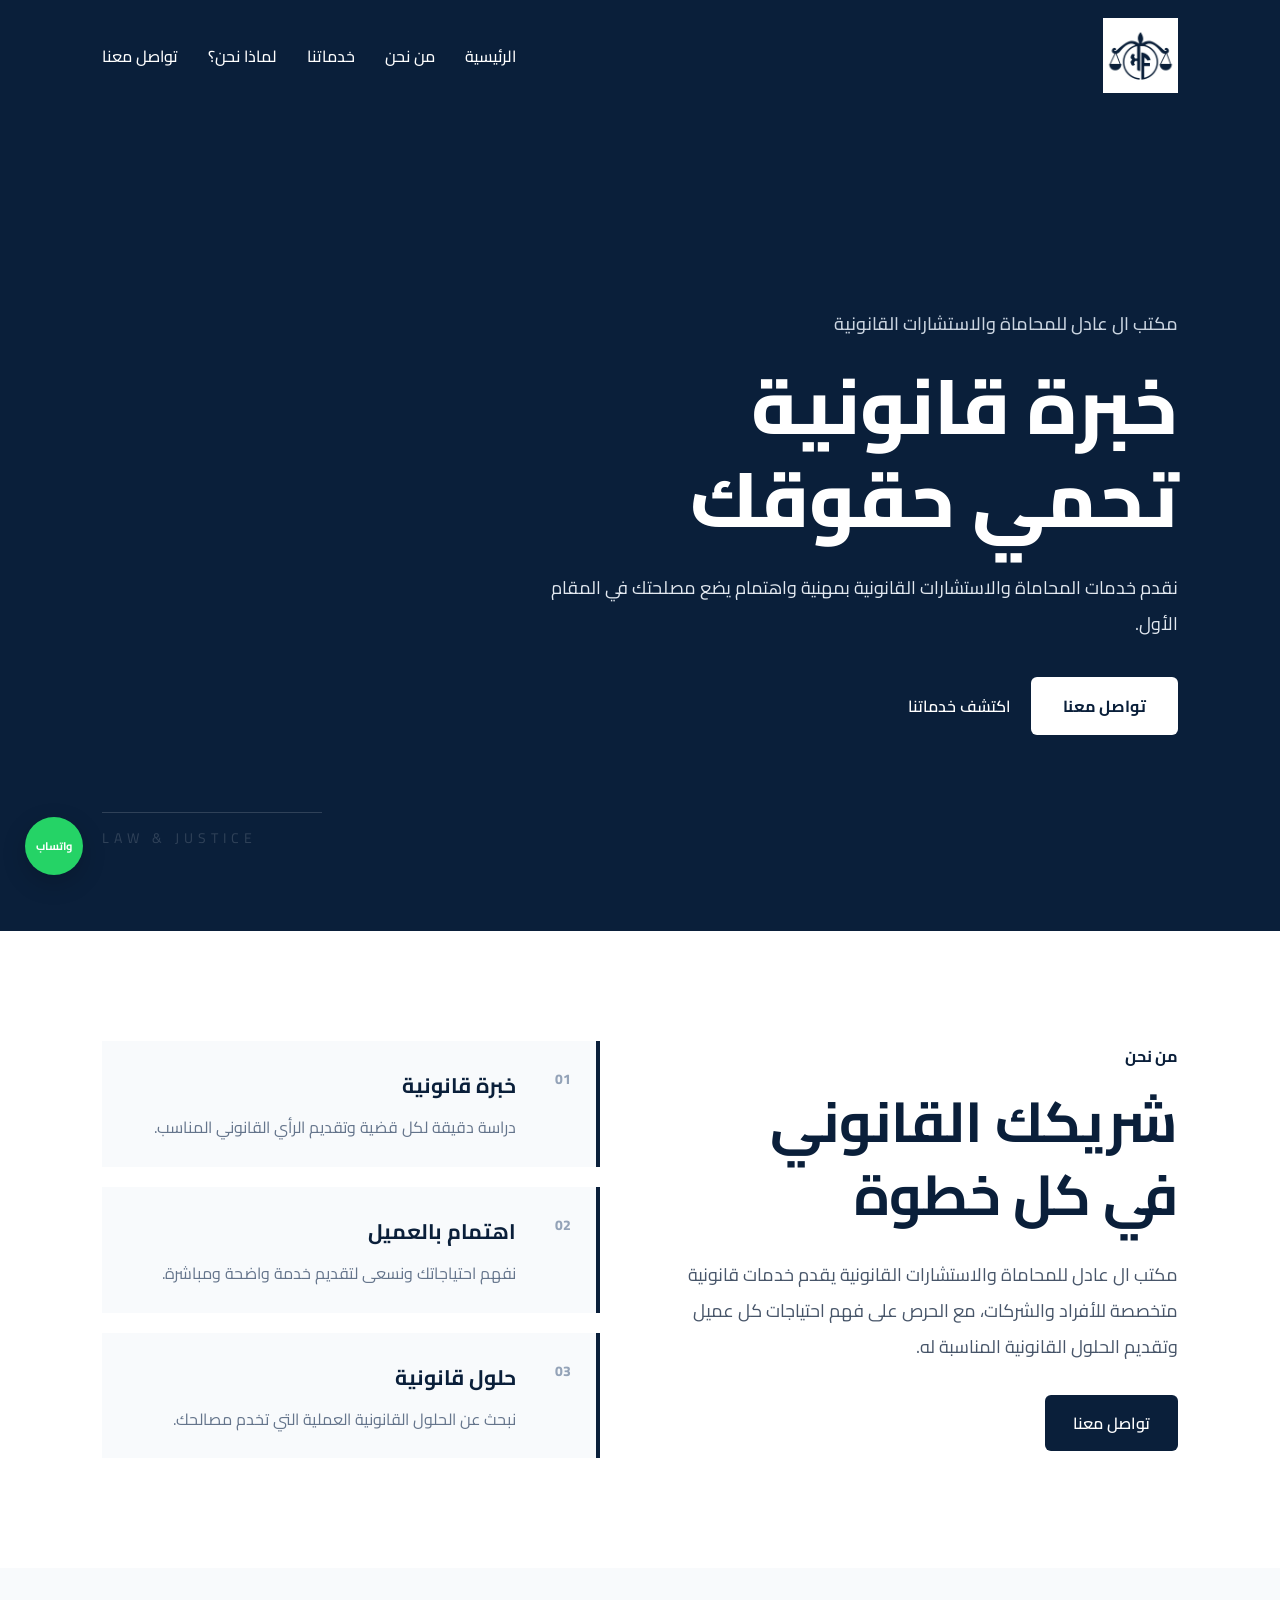
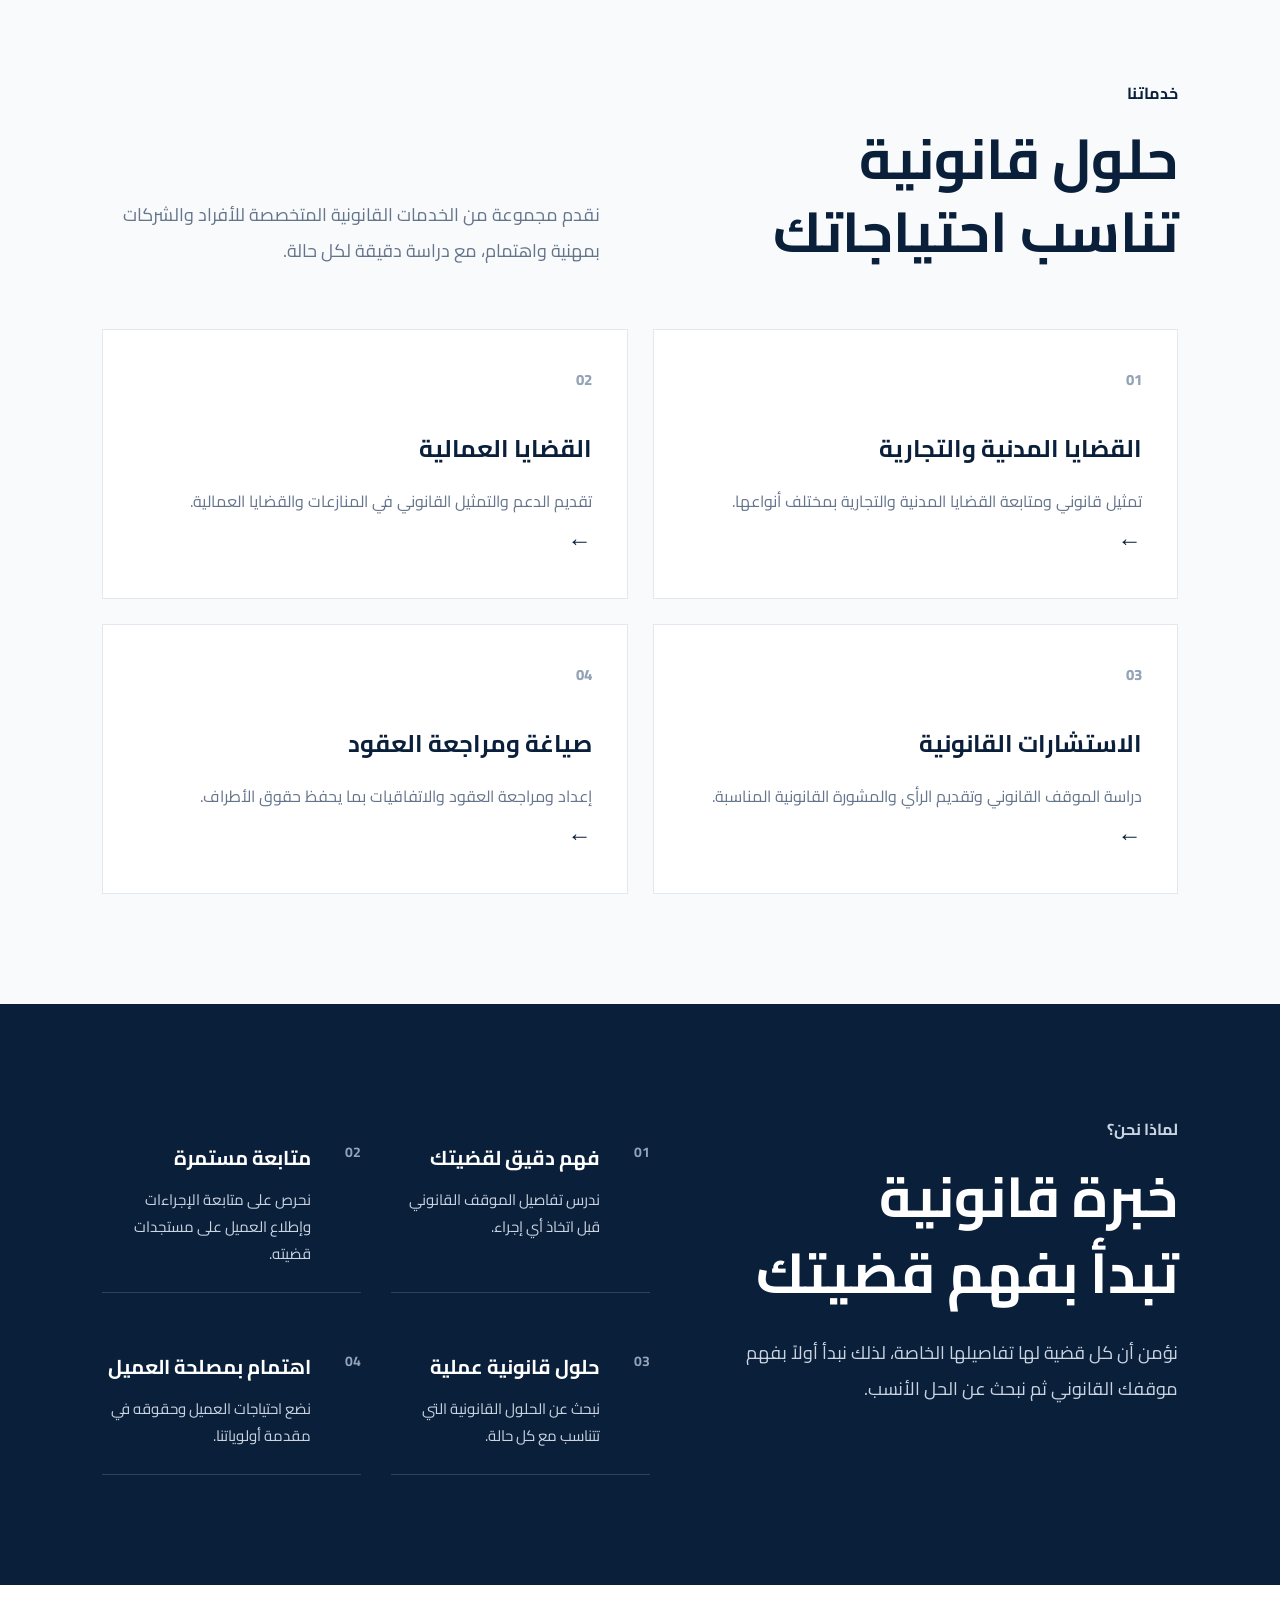
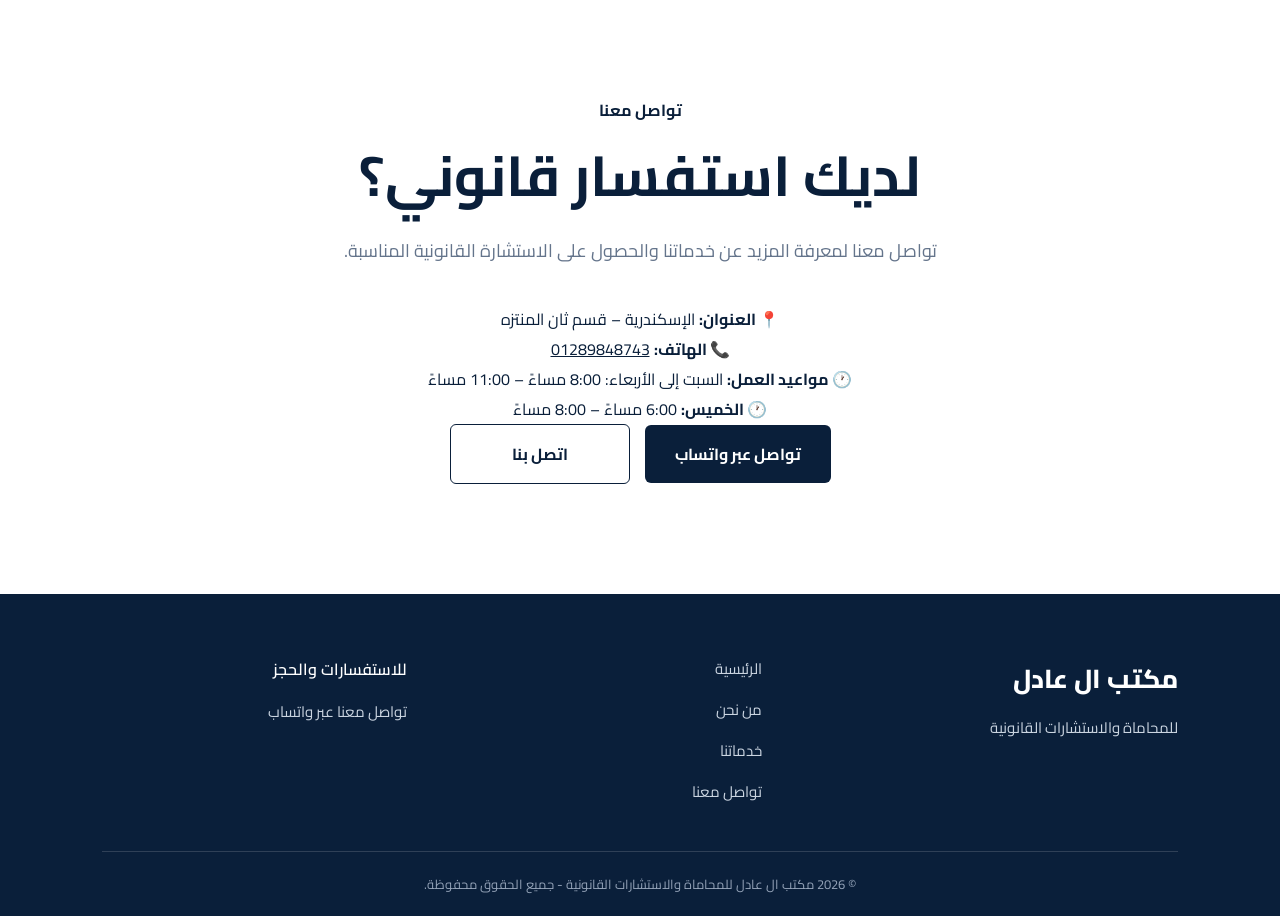
<file: index.html>
<!DOCTYPE html>
<html lang="ar" dir="rtl">

<head>
<meta name="viewport" content="width=device-width, initial-scale=1.0">
    <meta name="description" content="مكتب ال عادل للمحاماة والاستشارات القانونية في مصر، يقدم خدمات واستشارات قانونية متخصصة في مختلف مجالات القانون.">
   
    <meta charset="UTF-8">
<meta name="keywords" content="محامي, مكتب محاماة, محامي في مصر, محاماة, استشارات قانونية, قضايا قانونية, مكتب ال عادل للمحاماة">
<meta property="og:title" content="مكتب ال عادل للمحاماة والاستشارات القانونية">
<meta property="og:description" content="مكتب ال عادل للمحاماة والاستشارات القانونية في مصر، يقدم خدمات واستشارات قانونية متخصصة.">
<meta property="og:type" content="website">
<meta property="og:locale" content="ar_EG"> 
<meta property="og:image" content="https://kiroelmalek66-cell.github.io/law-office-website/logo.jpg">
<meta property="og:image:alt" content="شعار مكتب ال عادل للمحاماة والاستشارات القانونية">  
<title>مكتب ال عادل للمحاماة والاستشارات القانونية | محامي في مصر</title>
<link rel="canonical" href="https://kiroelmalek66-cell.github.io/law-office-website/">
    <!-- Google Font -->

    <link rel="preconnect" href="https://fonts.googleapis.com">

    <link rel="preconnect" href="https://fonts.gstatic.com" crossorigin>

    <link href="https://fonts.googleapis.com/css2?family=Cairo:wght@400;500;600;700;800&display=swap"
        rel="stylesheet">

    <!-- CSS -->

    <link rel="stylesheet" href="style.css">
    <script type="application/ld+json">
{
  "@context": "https://schema.org",
  "@type": "LegalService",
  "name": "مكتب ال عادل للمحاماة والاستشارات القانونية",
  "url": "https://kiroelmalek66-cell.github.io/law-office-website/",
  "telephone": "+201289848743",
  "priceRange": "$$",
"image": "https://kiroelmalek66-cell.github.io/law-office-website/logo.jpg",
    "address": {
    "@type": "PostalAddress",
    "addressLocality": "قسم ثان المنتزة",
    "addressRegion": "الإسكندرية",
    "addressCountry": "EG"
  },
  "areaServed": {
    "@type": "AdministrativeArea",
    "name": "الإسكندرية"
  },
  "openingHoursSpecification": [
    {
      "@type": "OpeningHoursSpecification",
      "dayOfWeek": [
        "Saturday",
        "Sunday",
        "Monday",
        "Tuesday",
        "Wednesday"
      ],
      "opens": "20:00",
      "closes": "23:00"
    },
    {
      "@type": "OpeningHoursSpecification",
      "dayOfWeek": "Thursday",
      "opens": "18:00",
      "closes": "20:00"
    }
  ]
}
</script>

</head>


<body>


    <!-- ==================== NAVBAR ==================== -->

    <header class="site-header">

        <nav class="navbar">

          <a href="#home" class="logo">
    <img src="logo.jpg" alt="مكتب العادل للمحاماة والاستشارات القانونية">
</a>


            <button class="menu-toggle" id="menuToggle" aria-label="فتح القائمة">

                <span></span>
                <span></span>
                <span></span>

            </button>


            <ul class="nav-links" id="navLinks">

                <li>
                    <a href="#home">الرئيسية</a>
                </li>

                <li>
                    <a href="#about">من نحن</a>
                </li>

                <li>
                    <a href="#services">خدماتنا</a>
                </li>

                <li>
                    <a href="#why-us">لماذا نحن؟</a>
                </li>

                <li>
                    <a href="#contact">تواصل معنا</a>
                </li>

            </ul>

        </nav>

    </header>



    <main>


        <!-- ==================== HERO ==================== -->

        <section class="hero" id="home">

            <div class="hero-content">

                <p class="hero-small-title">
                    مكتب ال عادل للمحاماة والاستشارات القانونية
                </p>


                <h1>
                    خبرة قانونية
                    <br>
                    تحمي حقوقك
                </h1>


                <p class="hero-description">
                    نقدم خدمات المحاماة والاستشارات القانونية
                    بمهنية واهتمام يضع مصلحتك في المقام الأول.
                </p>


                <div class="hero-buttons">

                    <a href="#contact" class="hero-button">
                        تواصل معنا
                    </a>

                    <a href="#services" class="hero-link">
                        اكتشف خدماتنا
                    </a>

                </div>

            </div>


            <div class="hero-decoration">

                <div class="decoration-line"></div>

                <div class="decoration-text">
                    LAW &amp; JUSTICE
                </div>

            </div>

        </section>



        <!-- ==================== ABOUT ==================== -->

        <section class="about" id="about">

            <div class="about-content">

                <p class="section-label">
                    من نحن
                </p>


                <h2>
                    شريكك القانوني
                    <br>
                    في كل خطوة
                </h2>


                <p class="about-text">
                    مكتب ال عادل للمحاماة والاستشارات القانونية
                    يقدم خدمات قانونية متخصصة للأفراد والشركات،
                    مع الحرص على فهم احتياجات كل عميل وتقديم
                    الحلول القانونية المناسبة له.
                </p>


                <a href="#contact" class="about-button">
                    تواصل معنا
                </a>

            </div>


            <div class="about-features">

                <div class="feature">

                    <div class="feature-icon">
                        01
                    </div>

                    <div>

                        <h3>
                            خبرة قانونية
                        </h3>

                        <p>
                            دراسة دقيقة لكل قضية وتقديم الرأي
                            القانوني المناسب.
                        </p>

                    </div>

                </div>


                <div class="feature">

                    <div class="feature-icon">
                        02
                    </div>

                    <div>

                        <h3>
                            اهتمام بالعميل
                        </h3>

                        <p>
                            نفهم احتياجاتك ونسعى لتقديم خدمة
                            واضحة ومباشرة.
                        </p>

                    </div>

                </div>


                <div class="feature">

                    <div class="feature-icon">
                        03
                    </div>

                    <div>

                        <h3>
                            حلول قانونية
                        </h3>

                        <p>
                            نبحث عن الحلول القانونية العملية
                            التي تخدم مصالحك.
                        </p>

                    </div>

                </div>

            </div>

        </section>



        <!-- ==================== SERVICES ==================== -->

        <section class="services" id="services">

            <div class="section-container">

                <div class="services-header">

                    <div>

                        <p class="section-label">
                            خدماتنا
                        </p>

                        <h2>
                            حلول قانونية
                            <br>
                            تناسب احتياجاتك
                        </h2>

                    </div>


                    <p class="services-intro">
                        نقدم مجموعة من الخدمات القانونية المتخصصة
                        للأفراد والشركات بمهنية واهتمام، مع دراسة
                        دقيقة لكل حالة.
                    </p>

                </div>


                <div class="services-grid">


                    <article class="service-card">

                        <span class="service-number">
                            01
                        </span>

                        <div class="service-card-content">

                            <h3>
                                القضايا المدنية والتجارية
                            </h3>

                            <p>
                                تمثيل قانوني ومتابعة القضايا المدنية
                                والتجارية بمختلف أنواعها.
                            </p>

                        </div>

                        <span class="service-arrow">
                            ←
                        </span>

                    </article>



                    <article class="service-card">

                        <span class="service-number">
                            02
                        </span>

                        <div class="service-card-content">

                            <h3>
                                القضايا العمالية
                            </h3>

                            <p>
                                تقديم الدعم والتمثيل القانوني في
                                المنازعات والقضايا العمالية.
                            </p>

                        </div>

                        <span class="service-arrow">
                            ←
                        </span>

                    </article>



                    <article class="service-card">

                        <span class="service-number">
                            03
                        </span>

                        <div class="service-card-content">

                            <h3>
                                الاستشارات القانونية
                            </h3>

                            <p>
                                دراسة الموقف القانوني وتقديم الرأي
                                والمشورة القانونية المناسبة.
                            </p>

                        </div>

                        <span class="service-arrow">
                            ←
                        </span>

                    </article>



                    <article class="service-card">

                        <span class="service-number">
                            04
                        </span>

                        <div class="service-card-content">

                            <h3>
                                صياغة ومراجعة العقود
                            </h3>

                            <p>
                                إعداد ومراجعة العقود والاتفاقيات بما
                                يحفظ حقوق الأطراف.
                            </p>

                        </div>

                        <span class="service-arrow">
                            ←
                        </span>

                    </article>

                </div>

            </div>

        </section>



        <!-- ==================== WHY US ==================== -->

        <section class="why-us" id="why-us">

            <div class="why-us-content">

                <p class="section-label">
                    لماذا نحن؟
                </p>


                <h2>
                    خبرة قانونية
                    <br>
                    تبدأ بفهم قضيتك
                </h2>


                <p>
                    نؤمن أن كل قضية لها تفاصيلها الخاصة،
                    لذلك نبدأ أولاً بفهم موقفك القانوني
                    ثم نبحث عن الحل الأنسب.
                </p>

            </div>


            <div class="why-us-features">


                <div class="why-us-item">

                    <span>
                        01
                    </span>

                    <div>

                        <h3>
                            فهم دقيق لقضيتك
                        </h3>

                        <p>
                            ندرس تفاصيل الموقف القانوني
                            قبل اتخاذ أي إجراء.
                        </p>

                    </div>

                </div>


                <div class="why-us-item">

                    <span>
                        02
                    </span>

                    <div>

                        <h3>
                            متابعة مستمرة
                        </h3>

                        <p>
                            نحرص على متابعة الإجراءات
                            وإطلاع العميل على مستجدات قضيته.
                        </p>

                    </div>

                </div>


                <div class="why-us-item">

                    <span>
                        03
                    </span>

                    <div>

                        <h3>
                            حلول قانونية عملية
                        </h3>

                        <p>
                            نبحث عن الحلول القانونية
                            التي تتناسب مع كل حالة.
                        </p>

                    </div>

                </div>


                <div class="why-us-item">

                    <span>
                        04
                    </span>

                    <div>

                        <h3>
                            اهتمام بمصلحة العميل
                        </h3>

                        <p>
                            نضع احتياجات العميل وحقوقه
                            في مقدمة أولوياتنا.
                        </p>

                    </div>

                </div>

            </div>

        </section>



        <!-- ==================== CONTACT ==================== -->

        <section class="contact" id="contact">

            <div class="contact-content">

                <p class="section-label">
                    تواصل معنا
                </p>


                <h2>
                    لديك استفسار قانوني؟
                </h2>


                <p>
                    تواصل معنا لمعرفة المزيد عن خدماتنا
                    والحصول على الاستشارة القانونية المناسبة.
                </p>
<div class="contact-info">

    <p>
        <strong>📍 العنوان:</strong>
        الإسكندرية – قسم ثان المنتزه
    </p>

    <p>
        <strong>📞 الهاتف:</strong>
        <a href="tel:+201289848743">01289848743</a>
    </p>

    <p>
        <strong>🕐 مواعيد العمل:</strong>
        السبت إلى الأربعاء: 8:00 مساءً – 11:00 مساءً
    </p>

    <p>
        <strong>🕐 الخميس:</strong>
        6:00 مساءً – 8:00 مساءً
    </p>

</div>

                <div class="contact-buttons">

                    <!-- ضع رقم الواتساب الحقيقي في script.js -->

                   <a href="https://wa.me/201289848743" id="whatsappButton" class="contact-button primary" target="_blank">
                        تواصل عبر واتساب
                    </a>


                    <!-- ضع رقم الهاتف الحقيقي في script.js -->

                    <a href="#" class="contact-button secondary" id="phoneButton">
                        اتصل بنا
                    </a>

                </div>

            </div>

        </section>


    </main>



    <!-- ==================== FOOTER ==================== -->

    <footer class="footer">

        <div class="footer-content">


            <div class="footer-brand">

                <a href="#home" class="footer-logo">
                    مكتب ال عادل
                </a>

                <p>
                    للمحاماة والاستشارات القانونية
                </p>

            </div>


            <div class="footer-links">

                <a href="#home">
                    الرئيسية
                </a>

                <a href="#about">
                    من نحن
                </a>

                <a href="#services">
                    خدماتنا
                </a>

                <a href="#contact">
                    تواصل معنا
                </a>

            </div>


            <div class="footer-contact">

                <p>
                    للاستفسارات والحجز
                </p>

                <a href="#" id="footerWhatsapp">
                    تواصل معنا عبر واتساب
                </a>

            </div>


        </div>


        <div class="footer-bottom">

            <p>
                © <span id="currentYear"></span>
                مكتب ال عادل للمحاماة والاستشارات القانونية
                - جميع الحقوق محفوظة.
            </p>

        </div>

    </footer>



    <!-- ==================== FLOATING WHATSAPP ==================== -->

    <a href="#" class="whatsapp-float" id="floatingWhatsapp" aria-label="تواصل معنا عبر واتساب">
        واتساب
    </a>



    <!-- JavaScript -->

    <script src="script.js"></script>

</body>

</html>
</file>
<file: style.css>
/* =====================================================
   GLOBAL
===================================================== */

:root {
    --primary-color: #0A1F3A;
    --white: #FFFFFF;

    --light-bg: #f8fafc;
    --border-color: #e2e8f0;

    --text-dark: #0f172a;
    --text-gray: #64748b;
}


* {
    box-sizing: border-box;

    margin: 0;

    padding: 0;
}


html {
    scroll-behavior: smooth;

    scroll-padding-top: 90px;
}


body {
    margin: 0;

    font-family: 'Cairo', sans-serif;

    background-color: var(--white);

    color: var(--primary-color);
}


a {
    color: inherit;
}


button,
a {
    -webkit-tap-highlight-color: transparent;
}


/* =====================================================
   NAVBAR
===================================================== */

.site-header {
    position: sticky;

    top: 0;

    z-index: 1000;
}


.navbar {
    position: relative;

    display: flex;

    justify-content: space-between;

    align-items: center;

    padding: 18px 8%;

    background-color: var(--primary-color);

    min-height: 80px;
}


.logo {
    display: flex;
    align-items: center;
    text-decoration: none;
}

.logo img {
    width: 75px;
    height: auto;
    display: block;
    object-fit: contain;
}


.nav-links {
    display: flex;

    align-items: center;

    gap: 30px;

    list-style: none;
}


.nav-links a {
    position: relative;

    color: var(--white);

    text-decoration: none;

    font-size: 16px;

    font-weight: 500;

    padding: 8px 0;

    transition: 0.3s ease;
}


.nav-links a::after {
    content: "";

    position: absolute;

    right: 0;

    bottom: 0;

    width: 0;

    height: 2px;

    background-color: var(--white);

    transition: 0.3s ease;
}


.nav-links a:hover::after {
    width: 100%;
}


.menu-toggle {
    display: none;

    background: transparent;

    border: 0;

    cursor: pointer;
}


.menu-toggle span {
    display: block;

    width: 28px;

    height: 2px;

    margin: 6px 0;

    background-color: var(--white);
}


/* =====================================================
   HERO
===================================================== */

.hero {
    position: relative;

    min-height: calc(100vh - 80px);

    display: flex;

    align-items: center;

    padding: 90px 8%;

    overflow: hidden;

    background-color: var(--primary-color);

    color: var(--white);
}


.hero-content {
    position: relative;

    z-index: 2;

    max-width: 760px;
}


.hero-small-title {
    color: #cbd5e1;

    font-size: 18px;

    font-weight: 500;

    margin-bottom: 20px;
}


.hero h1 {
    color: var(--white);

    font-size: clamp(46px, 6vw, 78px);

    line-height: 1.2;

    font-weight: 800;

    margin-bottom: 25px;
}


.hero-description {
    max-width: 650px;

    color: #e2e8f0;

    font-size: 18px;

    line-height: 2;

    margin-bottom: 35px;
}


.hero-buttons {
    display: flex;

    align-items: center;

    gap: 20px;

    flex-wrap: wrap;
}


.hero-button {
    display: inline-block;

    padding: 14px 32px;

    background-color: var(--white);

    color: var(--primary-color);

    text-decoration: none;

    font-size: 16px;

    font-weight: 700;

    border-radius: 6px;

    transition: 0.3s ease;
}


.hero-button:hover {
    transform: translateY(-3px);
}


.hero-link {
    color: var(--white);

    text-decoration: none;

    font-size: 16px;

    font-weight: 600;
}


.hero-link:hover {
    text-decoration: underline;
}


.hero-decoration {
    position: absolute;

    left: 8%;

    bottom: 80px;

    opacity: 0.15;

    pointer-events: none;
}


.decoration-line {
    width: 220px;

    height: 1px;

    background-color: var(--white);

    margin-bottom: 12px;
}


.decoration-text {
    color: var(--white);

    font-size: 14px;

    letter-spacing: 5px;

    direction: ltr;
}


/* =====================================================
   GENERAL SECTIONS
===================================================== */

.section-label {
    display: inline-block;

    color: var(--primary-color);

    font-size: 16px;

    font-weight: 700;

    margin-bottom: 15px;
}


/* =====================================================
   ABOUT
===================================================== */

.about {
    display: grid;

    grid-template-columns: 1fr 1fr;

    gap: 80px;

    padding: 110px 8%;

    background-color: var(--white);

    color: var(--primary-color);
}


.about-content {
    max-width: 620px;
}


.about h2 {
    font-size: clamp(38px, 5vw, 56px);

    line-height: 1.3;

    margin-bottom: 25px;

    font-weight: 700;
}


.about-text {
    font-size: 18px;

    line-height: 2;

    color: #475569;

    margin-bottom: 30px;
}


.about-button {
    display: inline-block;

    padding: 13px 28px;

    background-color: var(--primary-color);

    color: var(--white);

    text-decoration: none;

    font-size: 16px;

    font-weight: 600;

    border-radius: 6px;

    transition: 0.3s ease;
}


.about-button:hover {
    transform: translateY(-3px);
}


.about-features {
    display: flex;

    flex-direction: column;

    justify-content: center;

    gap: 20px;
}


.feature {
    display: flex;

    gap: 20px;

    padding: 25px;

    border-right: 4px solid var(--primary-color);

    background-color: var(--light-bg);
}


.feature-icon {
    min-width: 35px;

    font-size: 14px;

    font-weight: 800;

    color: #94a3b8;
}


.feature h3 {
    font-size: 21px;

    margin-bottom: 8px;

    color: var(--primary-color);
}


.feature p {
    font-size: 16px;

    line-height: 1.8;

    color: #64748b;
}


/* =====================================================
   SERVICES
===================================================== */

.services {
    padding: 110px 8%;

    background-color: var(--light-bg);

    color: var(--primary-color);
}


.section-container {
    width: 100%;

    max-width: 1400px;

    margin: 0 auto;
}


.services-header {
    display: grid;

    grid-template-columns: 1fr 1fr;

    gap: 80px;

    align-items: end;

    margin-bottom: 60px;
}


.services-header h2 {
    font-size: clamp(38px, 5vw, 56px);

    line-height: 1.3;

    font-weight: 700;
}


.services-intro {
    max-width: 600px;

    font-size: 18px;

    line-height: 2;

    color: var(--text-gray);
}


.services-grid {
    display: grid;

    grid-template-columns: repeat(2, 1fr);

    gap: 25px;
}


.service-card {
    position: relative;

    min-height: 270px;

    display: flex;

    flex-direction: column;

    justify-content: space-between;

    padding: 35px;

    background-color: var(--white);

    border: 1px solid var(--border-color);

    transition: 0.3s ease;

    overflow: hidden;
}


.service-card::before {
    content: "";

    position: absolute;

    right: 0;

    top: 0;

    width: 4px;

    height: 0;

    background-color: var(--primary-color);

    transition: 0.3s ease;
}


.service-card:hover {
    transform: translateY(-6px);

    border-color: var(--primary-color);

    box-shadow: 0 15px 35px rgba(10, 31, 58, 0.08);
}


.service-card:hover::before {
    height: 100%;
}


.service-number {
    font-size: 15px;

    font-weight: 800;

    color: #94a3b8;
}


.service-card-content {
    margin-top: 30px;
}


.service-card h3 {
    font-size: 24px;

    margin-bottom: 15px;

    color: var(--primary-color);
}


.service-card p {
    font-size: 16px;

    line-height: 1.9;

    color: var(--text-gray);
}


.service-arrow {
    align-self: flex-start;

    font-size: 24px;

    color: var(--primary-color);

    transition: 0.3s ease;
}


.service-card:hover .service-arrow {
    transform: translateX(-8px);
}


/* =====================================================
   WHY US
===================================================== */

.why-us {
    display: grid;

    grid-template-columns: 0.9fr 1.1fr;

    gap: 80px;

    padding: 110px 8%;

    background-color: var(--primary-color);

    color: var(--white);
}


.why-us-content {
    max-width: 600px;
}


.why-us-content .section-label {
    color: #cbd5e1;
}


.why-us-content h2 {
    font-size: clamp(38px, 5vw, 56px);

    line-height: 1.35;

    margin-bottom: 25px;

    color: var(--white);
}


.why-us-content > p:last-child {
    font-size: 18px;

    line-height: 2;

    color: #cbd5e1;
}


.why-us-features {
    display: grid;

    grid-template-columns: 1fr 1fr;

    gap: 30px;
}


.why-us-item {
    display: flex;

    gap: 20px;

    padding: 25px 0;

    border-bottom: 1px solid rgba(255, 255, 255, 0.15);
}


.why-us-item > span {
    min-width: 30px;

    font-size: 14px;

    font-weight: 700;

    color: #94a3b8;
}


.why-us-item h3 {
    font-size: 20px;

    margin-bottom: 10px;

    color: var(--white);
}


.why-us-item p {
    font-size: 15px;

    line-height: 1.8;

    color: #cbd5e1;
}


/* =====================================================
   CONTACT
===================================================== */

.contact {
    padding: 110px 8%;

    text-align: center;

    background-color: var(--white);

    color: var(--primary-color);
}


.contact-content {
    max-width: 800px;

    margin: 0 auto;
}


.contact h2 {
    font-size: clamp(38px, 5vw, 56px);

    line-height: 1.3;

    margin-bottom: 20px;
}


.contact-content > p:not(.section-label) {
    max-width: 620px;

    margin: 0 auto 35px;

    font-size: 18px;

    line-height: 2;

    color: var(--text-gray);
}


.contact-buttons {
    display: flex;

    justify-content: center;

    align-items: center;

    gap: 15px;

    flex-wrap: wrap;
}


.contact-button {
    display: inline-block;

    padding: 14px 30px;

    min-width: 180px;

    text-decoration: none;

    font-size: 16px;

    font-weight: 700;

    border-radius: 6px;

    transition: 0.3s ease;
}


.contact-button.primary {
    background-color: var(--primary-color);

    color: var(--white);
}


.contact-button.secondary {
    background-color: transparent;

    color: var(--primary-color);

    border: 1px solid var(--primary-color);
}


.contact-button:hover {
    transform: translateY(-3px);
}


/* =====================================================
   FOOTER
===================================================== */

.footer {
    padding: 60px 8% 20px;

    background-color: var(--primary-color);

    color: var(--white);
}


.footer-content {
    display: grid;

    grid-template-columns: 1.2fr 1fr 1fr;

    gap: 50px;

    padding-bottom: 45px;

    border-bottom: 1px solid rgba(255, 255, 255, 0.15);
}


.footer-logo {
    display: inline-block;

    color: var(--white);

    text-decoration: none;

    font-size: 26px;

    font-weight: 800;

    margin-bottom: 10px;
}


.footer-brand p {
    color: #cbd5e1;

    font-size: 15px;
}


.footer-links {
    display: flex;

    flex-direction: column;

    gap: 12px;
}


.footer-links a,
.footer-contact a {
    color: #cbd5e1;

    text-decoration: none;

    font-size: 15px;

    transition: 0.3s ease;
}


.footer-links a:hover,
.footer-contact a:hover {
    color: var(--white);
}


.footer-contact p {
    color: var(--white);

    font-weight: 600;

    margin-bottom: 12px;
}


.footer-bottom {
    padding-top: 20px;

    text-align: center;
}


.footer-bottom p {
    color: #94a3b8;

    font-size: 13px;
}


/* =====================================================
   FLOATING WHATSAPP
===================================================== */

.whatsapp-float {
    position: fixed;

    left: 25px;

    bottom: 25px;

    z-index: 999;

    display: flex;

    align-items: center;

    justify-content: center;

    width: 58px;

    height: 58px;

    background-color: #25D366;

    color: white;

    text-decoration: none;

    border-radius: 50%;

    font-size: 11px;

    font-weight: 700;

    box-shadow: 0 8px 25px rgba(0, 0, 0, 0.18);

    transition: 0.3s ease;
}


.whatsapp-float:hover {
    transform: translateY(-5px);
}


/* =====================================================
   MOBILE
===================================================== */

@media (max-width: 768px) {


    html {
        scroll-padding-top: 120px;
    }


    .navbar {
        min-height: 70px;

        padding: 16px 25px;

        flex-wrap: wrap;
    }


    .logo {
        font-size: 21px;
    }


    .menu-toggle {
        display: block;
    }


    .nav-links {
        display: none;

        width: 100%;

        flex-direction: column;

        align-items: center;

        gap: 5px;

        padding: 15px 0 5px;
    }


    .nav-links.active {
        display: flex;
    }


    .nav-links a {
        display: block;

        padding: 9px;
    }


    .hero {
        min-height: auto;

        padding: 85px 25px;
    }


    .hero h1 {
        font-size: 42px;
    }


    .hero-description {
        font-size: 16px;
    }


    .hero-decoration {
        display: none;
    }


    .hero-buttons {
        flex-direction: column;

        align-items: stretch;
    }


    .hero-button {
        text-align: center;
    }


    .hero-link {
        text-align: center;
    }


    .about {
        grid-template-columns: 1fr;

        gap: 50px;

        padding: 80px 25px;
    }


    .about h2,
    .services-header h2,
    .why-us-content h2,
    .contact h2 {
        font-size: 38px;
    }


    .services {
        padding: 80px 25px;
    }


    .services-header {
        grid-template-columns: 1fr;

        gap: 25px;

        margin-bottom: 40px;
    }


    .services-grid {
        grid-template-columns: 1fr;
    }


    .service-card {
        min-height: 240px;

        padding: 30px;
    }


    .why-us {
        grid-template-columns: 1fr;

        gap: 50px;

        padding: 80px 25px;
    }


    .why-us-features {
        grid-template-columns: 1fr;

        gap: 10px;
    }


    .contact {
        padding: 80px 25px;
    }


    .contact-button {
        width: 100%;
    }


    .footer {
        padding: 50px 25px 20px;
    }


    .footer-content {
        grid-template-columns: 1fr;

        gap: 35px;
    }


    .whatsapp-float {
        left: 18px;

        bottom: 18px;

        width: 54px;

        height: 54px;
    }

}
</file>
